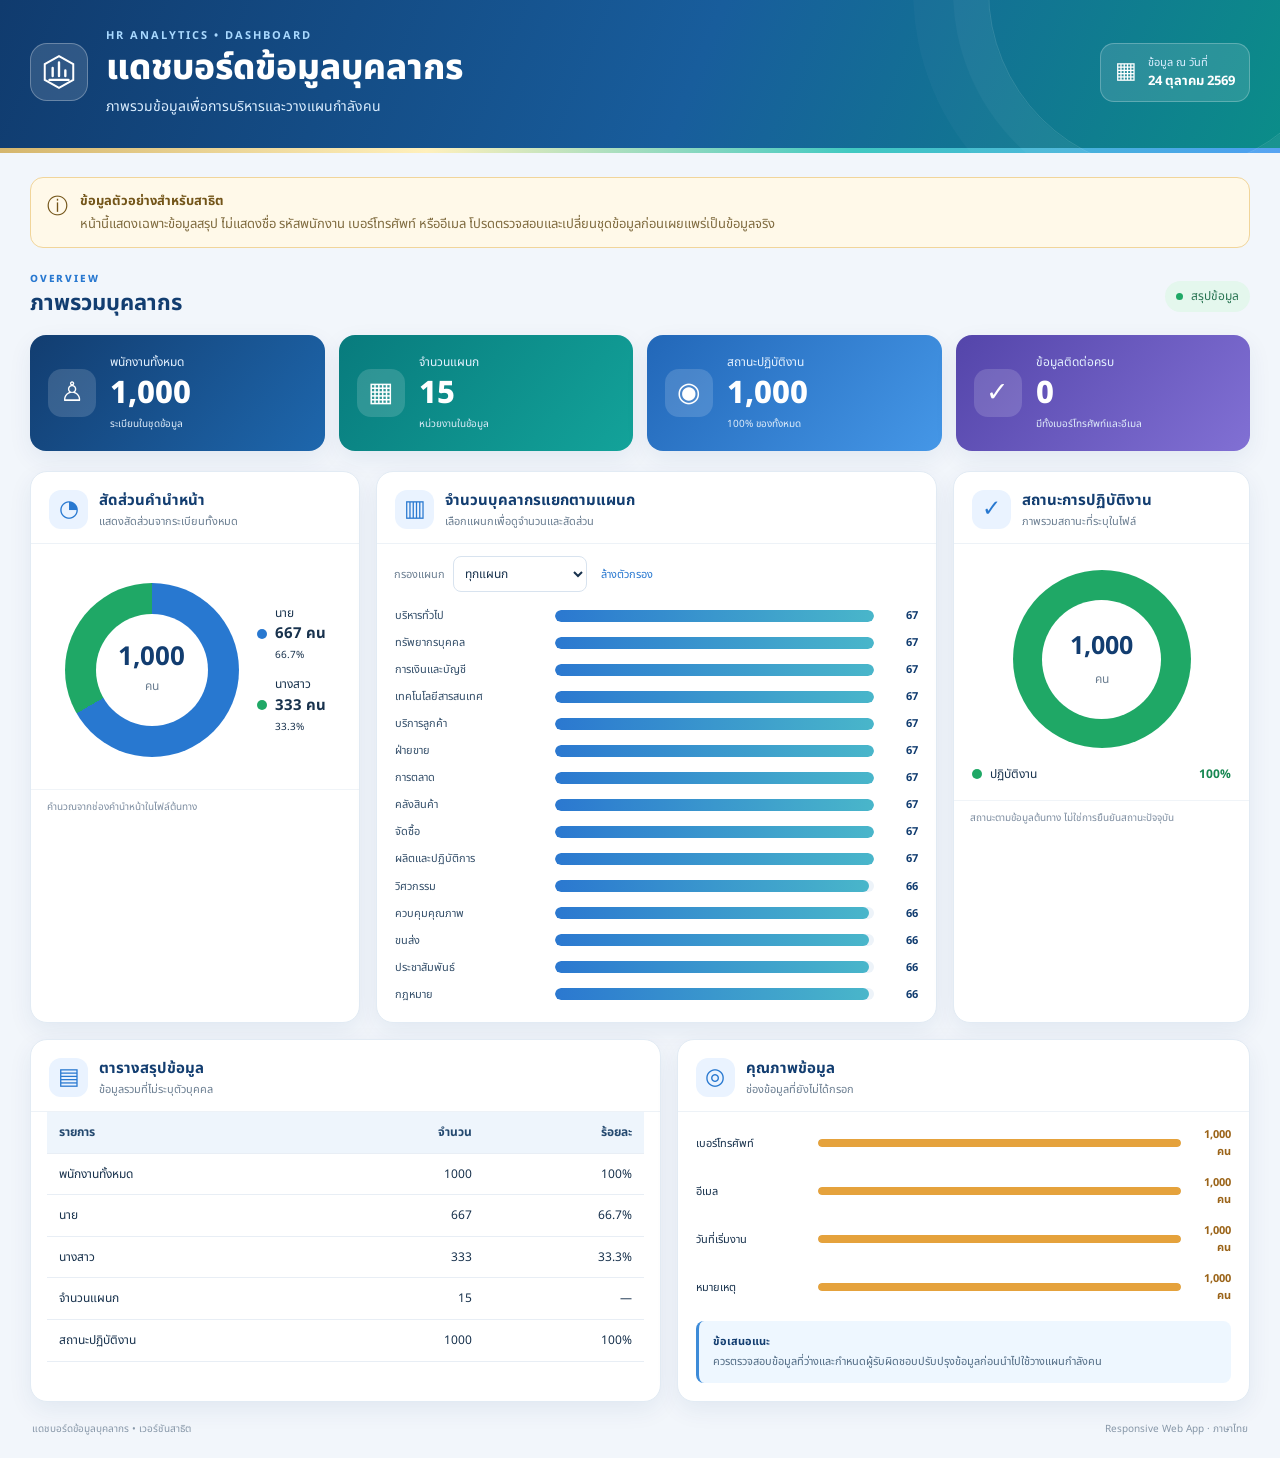
<file: index.html>
<!doctype html>
<html lang="th">
<head>
  <meta charset="utf-8">
  <meta name="viewport" content="width=device-width, initial-scale=1">
  <meta name="theme-color" content="#123d70">
  <meta name="description" content="แดชบอร์ดภาพรวมข้อมูลบุคลากร แสดงข้อมูลสรุปในรูปแบบที่เหมาะกับคอมพิวเตอร์และมือถือ">
  <title>แดชบอร์ดข้อมูลบุคลากร</title>
  <link rel="stylesheet" href="styles.css">
</head>
<body>
  <a class="skip-link" href="#main">ข้ามไปยังเนื้อหาหลัก</a>
  <header class="hero">
    <div class="hero-inner">
      <div class="brand-mark" aria-hidden="true"><svg viewBox="0 0 48 48"><path d="M24 4 42 14v20L24 44 6 34V14Z" fill="none" stroke="currentColor" stroke-width="2.5"/><path d="M16 29V19m8 10V12m8 17V22M12 34h24" fill="none" stroke="currentColor" stroke-linecap="round" stroke-width="3"/></svg></div>
      <div class="hero-copy">
        <p class="eyebrow">HR ANALYTICS • DASHBOARD</p>
        <h1>แดชบอร์ดข้อมูลบุคลากร</h1>
        <p class="hero-subtitle">ภาพรวมข้อมูลเพื่อการบริหารและวางแผนกำลังคน</p>
      </div>
      <div class="date-chip"><span class="date-icon" aria-hidden="true">▦</span><span><small>ข้อมูล ณ วันที่</small><strong id="updatedAt">24 ตุลาคม 2569</strong></span></div>
    </div>
    <div class="hero-ribbon"></div>
  </header>

  <main id="main" class="container">
    <div class="notice" role="note"><span aria-hidden="true">ⓘ</span><div><strong>ข้อมูลตัวอย่างสำหรับสาธิต</strong><p>หน้านี้แสดงเฉพาะข้อมูลสรุป ไม่แสดงชื่อ รหัสพนักงาน เบอร์โทรศัพท์ หรืออีเมล โปรดตรวจสอบและเปลี่ยนชุดข้อมูลก่อนเผยแพร่เป็นข้อมูลจริง</p></div></div>
    <section aria-labelledby="overview-title">
      <div class="section-heading"><div><p class="section-kicker">OVERVIEW</p><h2 id="overview-title">ภาพรวมบุคลากร</h2></div><span class="live-tag"><i></i> สรุปข้อมูล</span></div>
      <div class="kpi-grid">
        <article class="kpi-card navy"><div class="kpi-icon" aria-hidden="true">♙</div><div><p>พนักงานทั้งหมด</p><strong id="totalEmployees">1,000</strong><small>ระเบียนในชุดข้อมูล</small></div></article>
        <article class="kpi-card teal"><div class="kpi-icon" aria-hidden="true">▦</div><div><p>จำนวนแผนก</p><strong id="departmentCount">15</strong><small>หน่วยงานในข้อมูล</small></div></article>
        <article class="kpi-card blue"><div class="kpi-icon" aria-hidden="true">◉</div><div><p>สถานะปฏิบัติงาน</p><strong id="activeCount">1,000</strong><small id="activePercent">100% ของทั้งหมด</small></div></article>
        <article class="kpi-card violet"><div class="kpi-icon" aria-hidden="true">✓</div><div><p>ข้อมูลติดต่อครบ</p><strong id="contactComplete">0</strong><small>มีทั้งเบอร์โทรศัพท์และอีเมล</small></div></article>
      </div>
    </section>

    <section class="charts-grid" aria-label="กราฟวิเคราะห์ข้อมูล">
      <article class="panel prefix-panel">
        <div class="panel-heading"><span class="panel-icon" aria-hidden="true">◔</span><div><h2>สัดส่วนคำนำหน้า</h2><p>แสดงสัดส่วนจากระเบียนทั้งหมด</p></div></div>
        <div class="donut-wrap">
          <div class="donut" id="prefixDonut" role="img" aria-label="กราฟโดนัทแสดงสัดส่วนคำนำหน้า"><div class="donut-center"><strong id="donutTotal">1,000</strong><span>คน</span></div></div>
          <div class="legend" id="prefixLegend"></div>
        </div>
        <p class="panel-foot">คำนวณจากช่องคำนำหน้าในไฟล์ต้นทาง</p>
      </article>

      <article class="panel department-panel">
        <div class="panel-heading"><span class="panel-icon" aria-hidden="true">▥</span><div><h2>จำนวนบุคลากรแยกตามแผนก</h2><p>เลือกแผนกเพื่อดูจำนวนและสัดส่วน</p></div></div>
        <div class="filter-row"><label for="departmentFilter">กรองแผนก</label><select id="departmentFilter"><option value="all">ทุกแผนก</option></select><button id="resetFilter" class="text-button" type="button">ล้างตัวกรอง</button></div>
        <div id="departmentChart" class="bar-chart" aria-label="กราฟแท่งจำนวนพนักงานแยกตามแผนก"></div>
      </article>

      <article class="panel status-panel">
        <div class="panel-heading"><span class="panel-icon" aria-hidden="true">✓</span><div><h2>สถานะการปฏิบัติงาน</h2><p>ภาพรวมสถานะที่ระบุในไฟล์</p></div></div>
        <div class="status-ring"><div><strong id="statusTotal">1,000</strong><span>คน</span></div></div>
        <div class="status-summary"><span class="status-dot"></span><span id="statusLabel">ปฏิบัติงาน</span><strong id="statusPercent">100%</strong></div>
        <p class="panel-foot">สถานะตามข้อมูลต้นทาง ไม่ใช่การยืนยันสถานะปัจจุบัน</p>
      </article>
    </section>

    <section class="bottom-grid">
      <article class="panel table-panel">
        <div class="panel-heading"><span class="panel-icon" aria-hidden="true">▤</span><div><h2>ตารางสรุปข้อมูล</h2><p>ข้อมูลรวมที่ไม่ระบุตัวบุคคล</p></div></div>
        <div class="table-scroll"><table><thead><tr><th>รายการ</th><th class="num">จำนวน</th><th class="num">ร้อยละ</th></tr></thead><tbody id="summaryTable"></tbody></table></div>
      </article>
      <article class="panel quality-panel">
        <div class="panel-heading"><span class="panel-icon" aria-hidden="true">◎</span><div><h2>คุณภาพข้อมูล</h2><p>ช่องข้อมูลที่ยังไม่ได้กรอก</p></div></div>
        <div id="qualityList" class="quality-list"></div>
        <div class="recommendation"><strong>ข้อเสนอแนะ</strong><p>ควรตรวจสอบข้อมูลที่ว่างและกำหนดผู้รับผิดชอบปรับปรุงข้อมูลก่อนนำไปใช้วางแผนกำลังคน</p></div>
      </article>
    </section>

    <footer class="footer"><span>แดชบอร์ดข้อมูลบุคลากร • เวอร์ชันสาธิต</span><span>Responsive Web App · ภาษาไทย</span></footer>
  </main>
  <script src="app.js"></script>
</body>
</html>
</file>
<file: styles.css>
@import url('https://fonts.googleapis.com/css2?family=Noto+Sans+Thai:wght@400;500;600;700;800&display=swap');
:root{--navy:#123d70;--blue:#2878d0;--teal:#0b8e89;--green:#1fa866;--violet:#6150bd;--ink:#18324d;--muted:#6b7e91;--line:#dce7f1;--surface:#fff;--bg:#f2f6fb;--shadow:0 8px 24px rgba(18,61,112,.07)}
*{box-sizing:border-box}html{scroll-behavior:smooth}body{margin:0;background:var(--bg);color:var(--ink);font-family:"Noto Sans Thai",Tahoma,sans-serif;line-height:1.55}.skip-link{position:absolute;left:-9999px;top:0;background:white;padding:10px}.skip-link:focus{left:10px;z-index:9}.hero{background:linear-gradient(112deg,#103b6e 0%,#185d9c 54%,#0b8d89 100%);color:#fff;position:relative;overflow:hidden}.hero:after{content:"";position:absolute;width:360px;height:360px;border:1px solid rgba(255,255,255,.13);border-radius:50%;right:-70px;top:-190px;box-shadow:0 0 0 35px rgba(255,255,255,.035),0 0 0 75px rgba(255,255,255,.025)}.hero-inner{max-width:1440px;margin:auto;padding:27px 30px 31px;display:flex;align-items:center;gap:18px;position:relative;z-index:1}.brand-mark{width:58px;height:58px;flex:0 0 58px;border-radius:17px;display:grid;place-items:center;background:rgba(255,255,255,.13);border:1px solid rgba(255,255,255,.28);color:white}.brand-mark svg{width:38px}.hero-copy{flex:1}.eyebrow{font-size:11px;letter-spacing:2px;font-weight:700;color:#a9d9ff;margin:0 0 3px}.hero h1{font-size:clamp(23px,3vw,35px);line-height:1.25;margin:0;font-weight:800}.hero-subtitle{margin:5px 0 0;color:#dbeeff;font-size:14px}.date-chip{display:flex;align-items:center;gap:11px;background:rgba(255,255,255,.12);border:1px solid rgba(255,255,255,.24);border-radius:14px;padding:10px 14px;white-space:nowrap}.date-icon{font-size:23px}.date-chip small,.date-chip strong{display:block}.date-chip small{font-size:11px;color:#dbeeff}.date-chip strong{font-size:13px}.hero-ribbon{height:5px;background:linear-gradient(90deg,#d5b66d,#fff0bc,#41c9c1,#4d9ef2)}.container{max-width:1440px;margin:auto;padding:24px 30px 16px}.notice{display:flex;gap:12px;align-items:flex-start;padding:13px 16px;border:1px solid #f1d59a;border-radius:13px;background:#fff9e9;color:#735519;margin-bottom:24px;font-size:13px}.notice>span{font-size:21px}.notice p{margin:2px 0 0;color:#806c40}.section-heading{display:flex;align-items:center;justify-content:space-between;margin-bottom:14px}.section-kicker{font-size:10px;letter-spacing:1.8px;color:var(--blue);font-weight:800;margin:0}.section-heading h2{font-size:22px;margin:0;color:var(--navy)}.live-tag{font-size:12px;color:#287452;background:#e4f7ed;padding:6px 11px;border-radius:30px}.live-tag i{display:inline-block;width:7px;height:7px;background:#1fa866;border-radius:50%;margin-right:5px}.kpi-grid{display:grid;grid-template-columns:repeat(4,minmax(0,1fr));gap:14px;margin-bottom:20px}.kpi-card{border-radius:16px;padding:18px;display:flex;align-items:center;gap:14px;color:#fff;box-shadow:var(--shadow);min-width:0}.kpi-card.navy{background:linear-gradient(130deg,#123d70,#1e67ad)}.kpi-card.teal{background:linear-gradient(130deg,#087b7d,#13a39a)}.kpi-card.blue{background:linear-gradient(130deg,#2267b8,#4597e7)}.kpi-card.violet{background:linear-gradient(130deg,#5445aa,#8170d4)}.kpi-icon{width:48px;height:48px;display:grid;place-items:center;border-radius:14px;background:rgba(255,255,255,.15);font-size:27px;flex:0 0 48px}.kpi-card p{font-size:12px;color:#e5f2ff;margin:0 0 2px}.kpi-card strong{display:block;font-size:clamp(23px,2.5vw,31px);line-height:1.3;font-weight:800;overflow-wrap:anywhere}.kpi-card small{display:block;font-size:10px;color:#e0edfa;margin-top:3px}.charts-grid{display:grid;grid-template-columns:1fr 1.7fr .9fr;gap:16px;margin-bottom:16px}.panel{background:var(--surface);border:1px solid #e2ebf4;border-radius:17px;box-shadow:var(--shadow);min-width:0;overflow:hidden}.panel-heading{display:flex;align-items:center;gap:11px;padding:17px 18px 13px;border-bottom:1px solid #edf2f7}.panel-icon{display:grid;place-items:center;width:39px;height:39px;border-radius:12px;background:#eaf3ff;color:var(--blue);font-size:23px;flex:0 0 39px}.panel-heading h2{font-size:15px;margin:0;color:var(--navy)}.panel-heading p{font-size:11px;color:var(--muted);margin:1px 0 0}.donut-wrap{padding:21px 18px 15px;display:flex;align-items:center;gap:18px;justify-content:center;min-height:245px}.donut{width:174px;height:174px;border-radius:50%;display:grid;place-items:center;flex:0 0 174px;position:relative;background:conic-gradient(#2878d0 0 66.7%,#1fa866 66.7% 100%)}.donut:before{content:"";position:absolute;width:112px;height:112px;border-radius:50%;background:white}.donut-center{z-index:1;text-align:center}.donut-center strong{display:block;font-size:26px;line-height:1.25;color:var(--navy)}.donut-center span{font-size:12px;color:var(--muted)}.legend{display:grid;gap:11px;font-size:12px}.legend-item{display:flex;align-items:center;gap:8px;white-space:nowrap}.legend-dot{width:10px;height:10px;border-radius:50%;display:inline-block;flex:0 0 10px}.legend-item strong{display:block;font-size:15px;color:var(--ink)}.panel-foot{border-top:1px solid #f0f4f8;color:#7d8da0;font-size:10px;margin:0;padding:10px 16px}.filter-row{display:flex;align-items:center;gap:8px;padding:12px 17px 2px}.filter-row label{font-size:11px;color:var(--muted)}select{font:inherit;font-size:12px;color:var(--ink);border:1px solid #d8e3ef;background:white;border-radius:8px;padding:7px;max-width:65%;min-width:0}.text-button{border:0;background:none;color:var(--blue);font:inherit;font-size:11px;cursor:pointer}.bar-chart{padding:13px 18px 19px;display:grid;gap:10px}.bar-row{display:grid;grid-template-columns:minmax(90px,150px) 1fr 34px;gap:10px;align-items:center}.bar-label{font-size:11px;white-space:nowrap;overflow:hidden;text-overflow:ellipsis;color:#344f6a}.bar-track{height:12px;background:#edf3f9;border-radius:20px;overflow:hidden}.bar-fill{height:100%;border-radius:20px;background:linear-gradient(90deg,#2b78d0,#49b6ca);transition:width .25s}.bar-value{font-size:11px;font-weight:700;text-align:right;color:var(--navy)}.status-panel{display:flex;flex-direction:column}.status-ring{width:178px;height:178px;margin:26px auto 17px;border-radius:50%;display:grid;place-items:center;background:conic-gradient(#1fa866 0 100%,#e9f3ee 0)}.status-ring:before{content:"";position:absolute;width:119px;height:119px;background:white;border-radius:50%}.status-ring>div{z-index:1;text-align:center}.status-ring strong{display:block;font-size:25px;color:var(--navy)}.status-ring span{font-size:12px;color:var(--muted)}.status-summary{display:flex;align-items:center;gap:8px;padding:0 18px 16px;font-size:12px}.status-summary strong{margin-left:auto;color:#168751}.status-dot{width:10px;height:10px;border-radius:50%;background:#1fa866}.bottom-grid{display:grid;grid-template-columns:1.1fr 1fr;gap:16px}.table-scroll{overflow-x:auto;padding:0 16px 17px}table{border-collapse:collapse;width:100%;font-size:12px}th{background:#eef5fc;color:#24496f;font-weight:700;text-align:left}td,th{padding:11px 12px;border-bottom:1px solid #e8eef5}td.num,th.num{text-align:right;font-variant-numeric:tabular-nums}.quality-list{padding:14px 18px 4px;display:grid;gap:14px}.quality-item{display:grid;grid-template-columns:112px 1fr 40px;align-items:center;gap:10px;font-size:11px}.quality-track{height:8px;border-radius:10px;background:#edf2f7;overflow:hidden}.quality-fill{height:100%;background:#e5a23c;border-radius:10px}.quality-item strong{text-align:right;color:#9b6419;font-size:11px}.recommendation{margin:13px 18px 18px;padding:12px 14px;background:#eef7ff;border-left:3px solid #3d8bd8;border-radius:8px;font-size:11px}.recommendation strong{color:var(--navy)}.recommendation p{margin:3px 0 0;color:#536d86}.footer{display:flex;justify-content:space-between;gap:12px;padding:20px 2px 5px;color:#8797a8;font-size:10px}
@media(max-width:1100px){.charts-grid{grid-template-columns:1fr 1.5fr}.status-panel{grid-column:1/-1}.status-panel .status-ring{margin:16px auto}.status-panel .status-summary{max-width:300px;width:100%;margin:auto}.kpi-grid{grid-template-columns:repeat(2,minmax(0,1fr))}.donut-wrap{flex-wrap:wrap}.legend{grid-template-columns:1fr 1fr}}
@media(max-width:700px){.hero-inner{padding:20px 17px 23px;gap:12px;flex-wrap:wrap}.brand-mark{width:45px;height:45px;flex-basis:45px;border-radius:13px}.brand-mark svg{width:31px}.hero-copy{min-width:0}.hero h1{font-size:22px}.hero-subtitle{font-size:12px}.eyebrow{font-size:9px}.date-chip{margin-left:57px;padding:7px 10px}.container{padding:17px 13px}.notice{font-size:11px;padding:11px}.section-heading h2{font-size:19px}.kpi-grid{gap:9px}.kpi-card{padding:12px;gap:9px;border-radius:13px}.kpi-icon{width:36px;height:36px;flex-basis:36px;font-size:20px;border-radius:10px}.kpi-card p{font-size:10px}.kpi-card strong{font-size:23px}.kpi-card small{font-size:9px}.charts-grid,.bottom-grid{grid-template-columns:1fr;gap:13px}.status-panel{grid-column:auto}.panel-heading{padding:14px}.donut-wrap{min-height:auto;padding:20px 12px}.donut{width:158px;height:158px;flex-basis:158px}.donut:before{width:102px;height:102px}.donut-center strong{font-size:23px}.bar-row{grid-template-columns:minmax(95px,125px) 1fr 28px;gap:7px}.bar-chart{padding:12px}.bar-label{font-size:10px}.footer{flex-direction:column;gap:3px}.quality-item{grid-template-columns:100px 1fr 35px}.legend{font-size:11px}}
@media(prefers-reduced-motion:reduce){*{scroll-behavior:auto!important;transition:none!important}}
</file>
